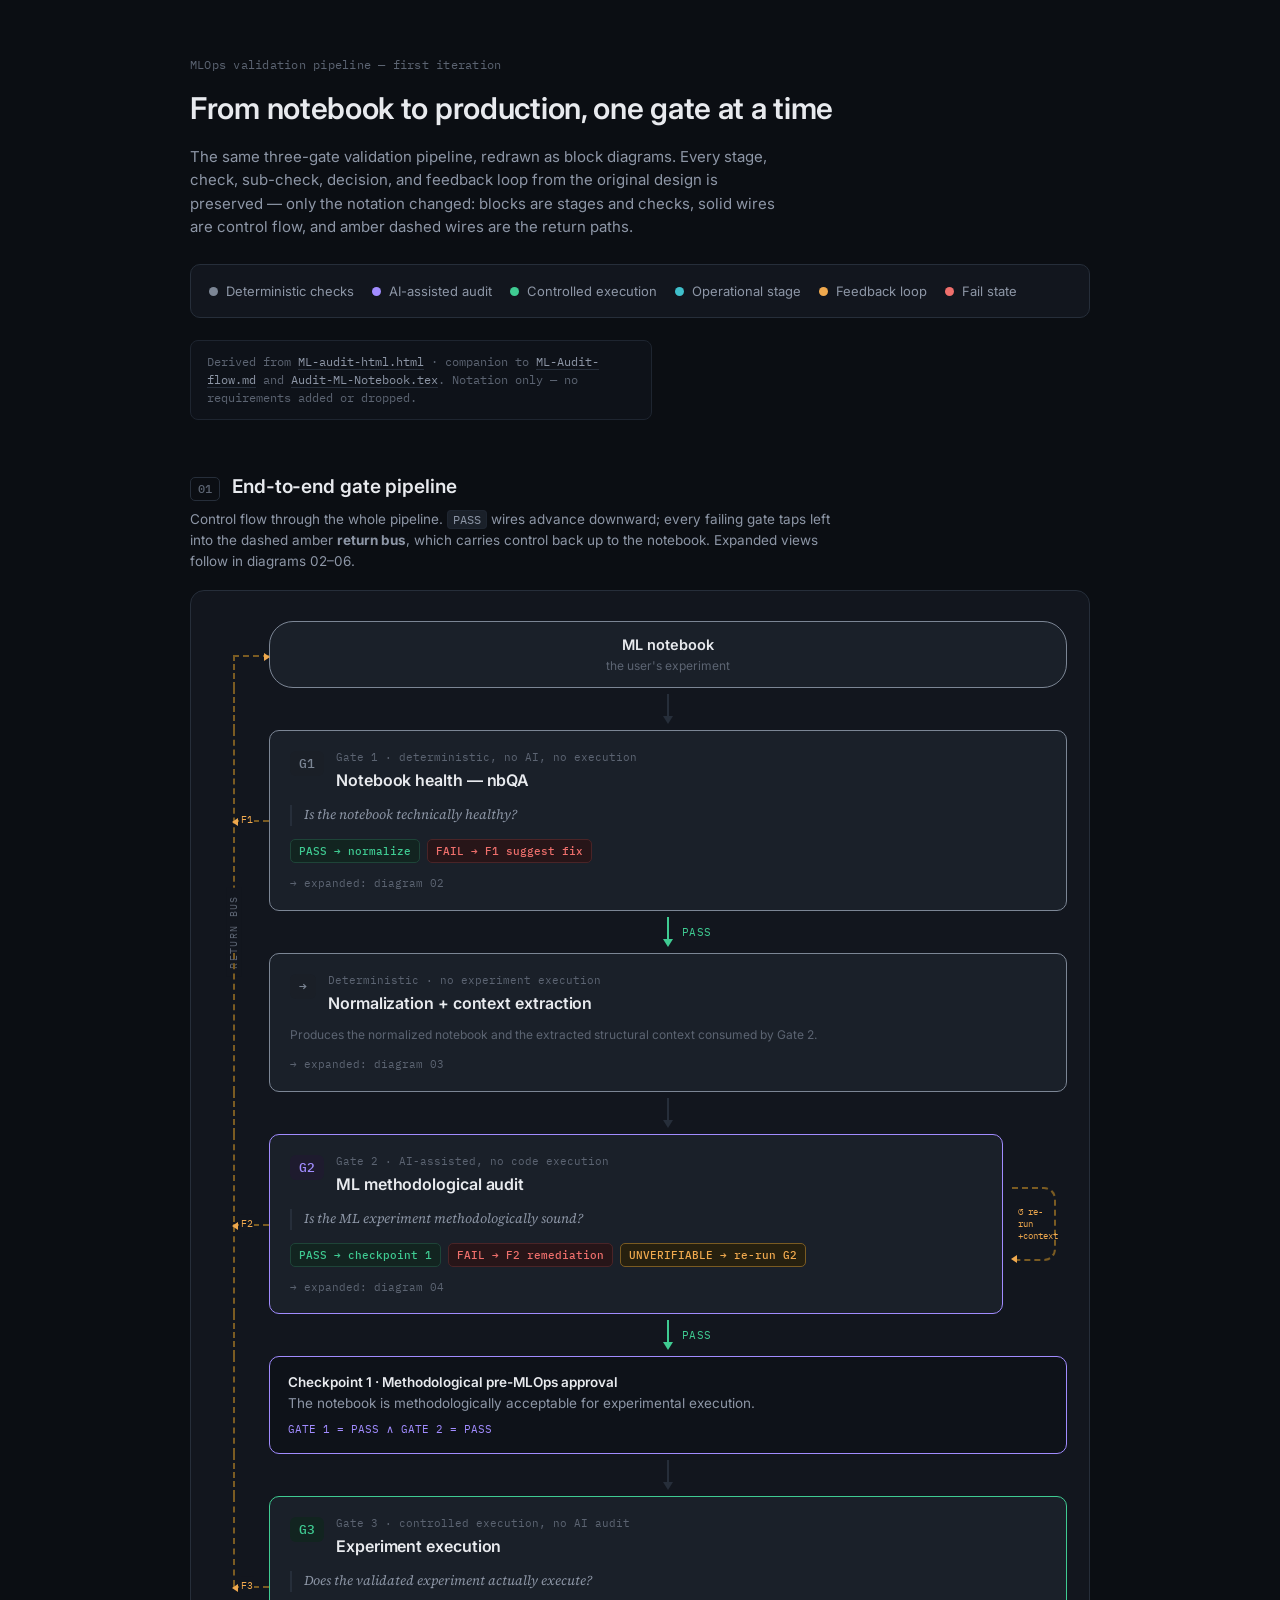
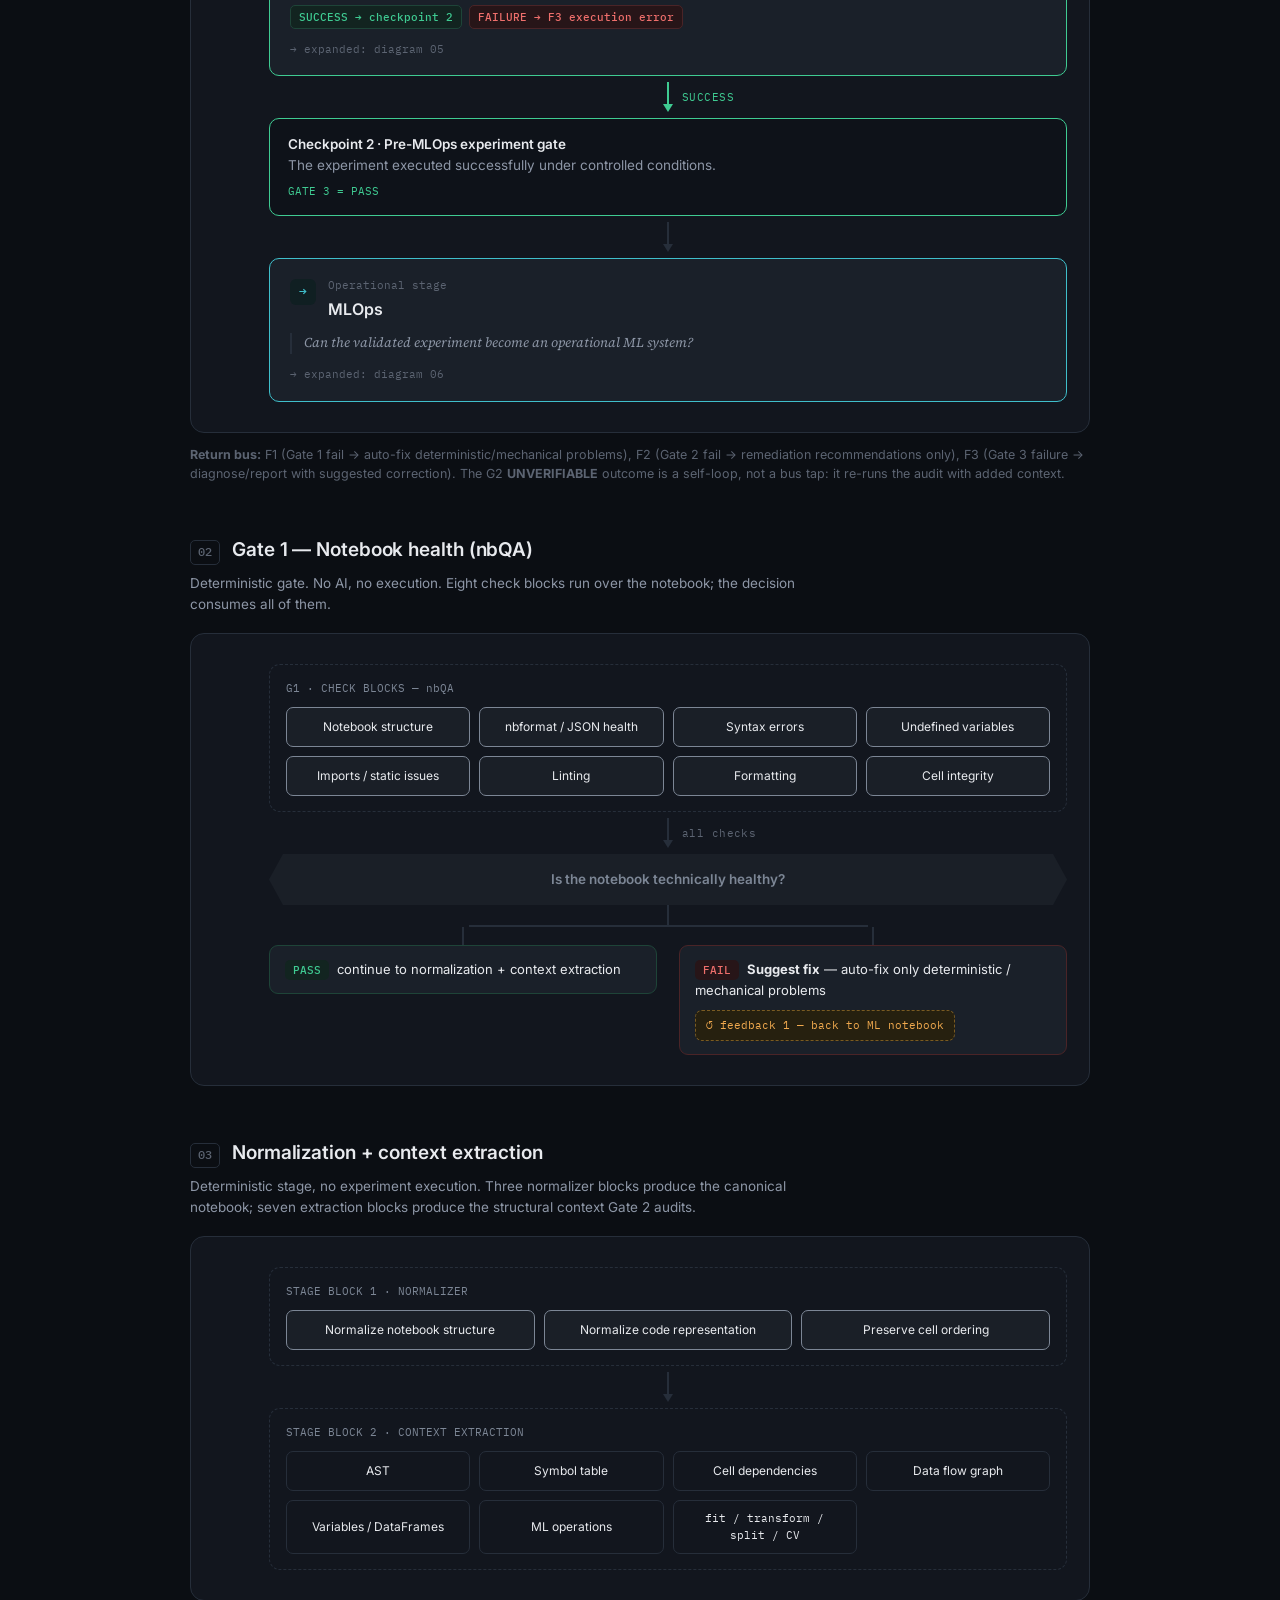
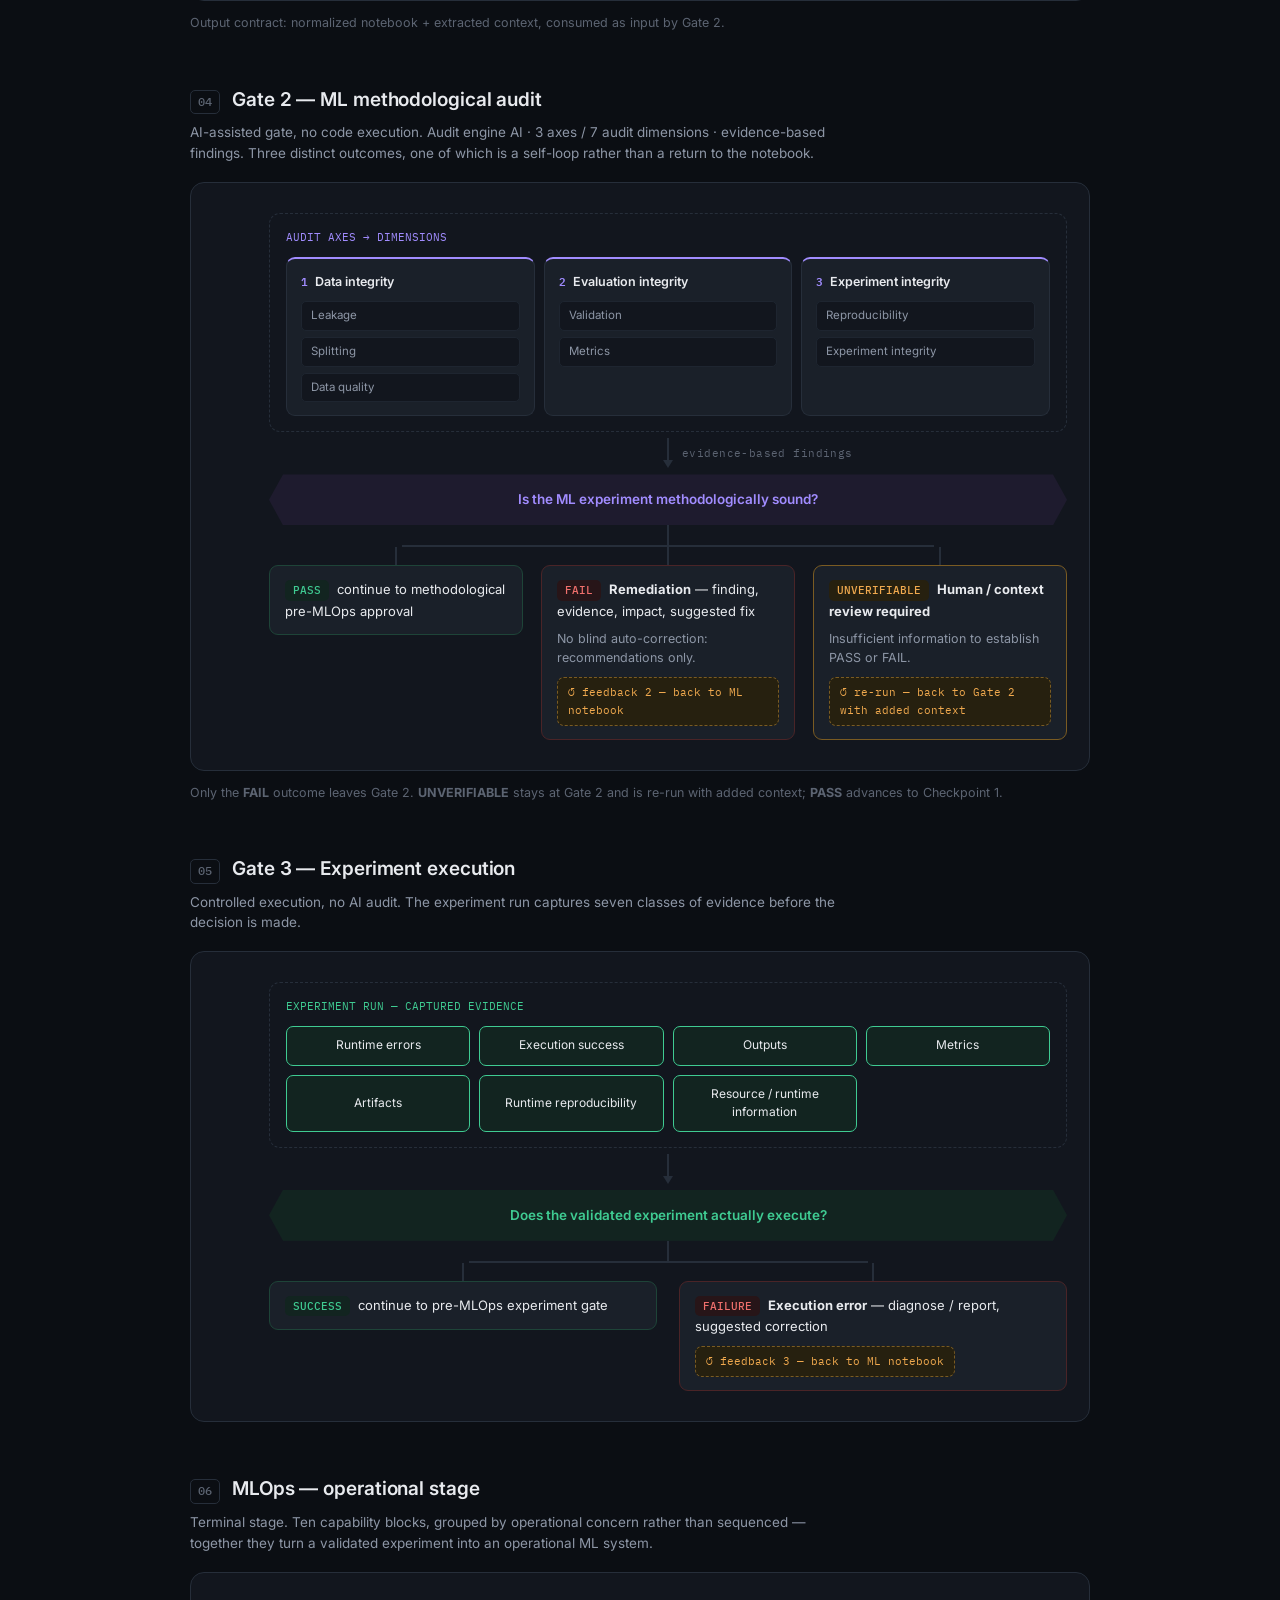
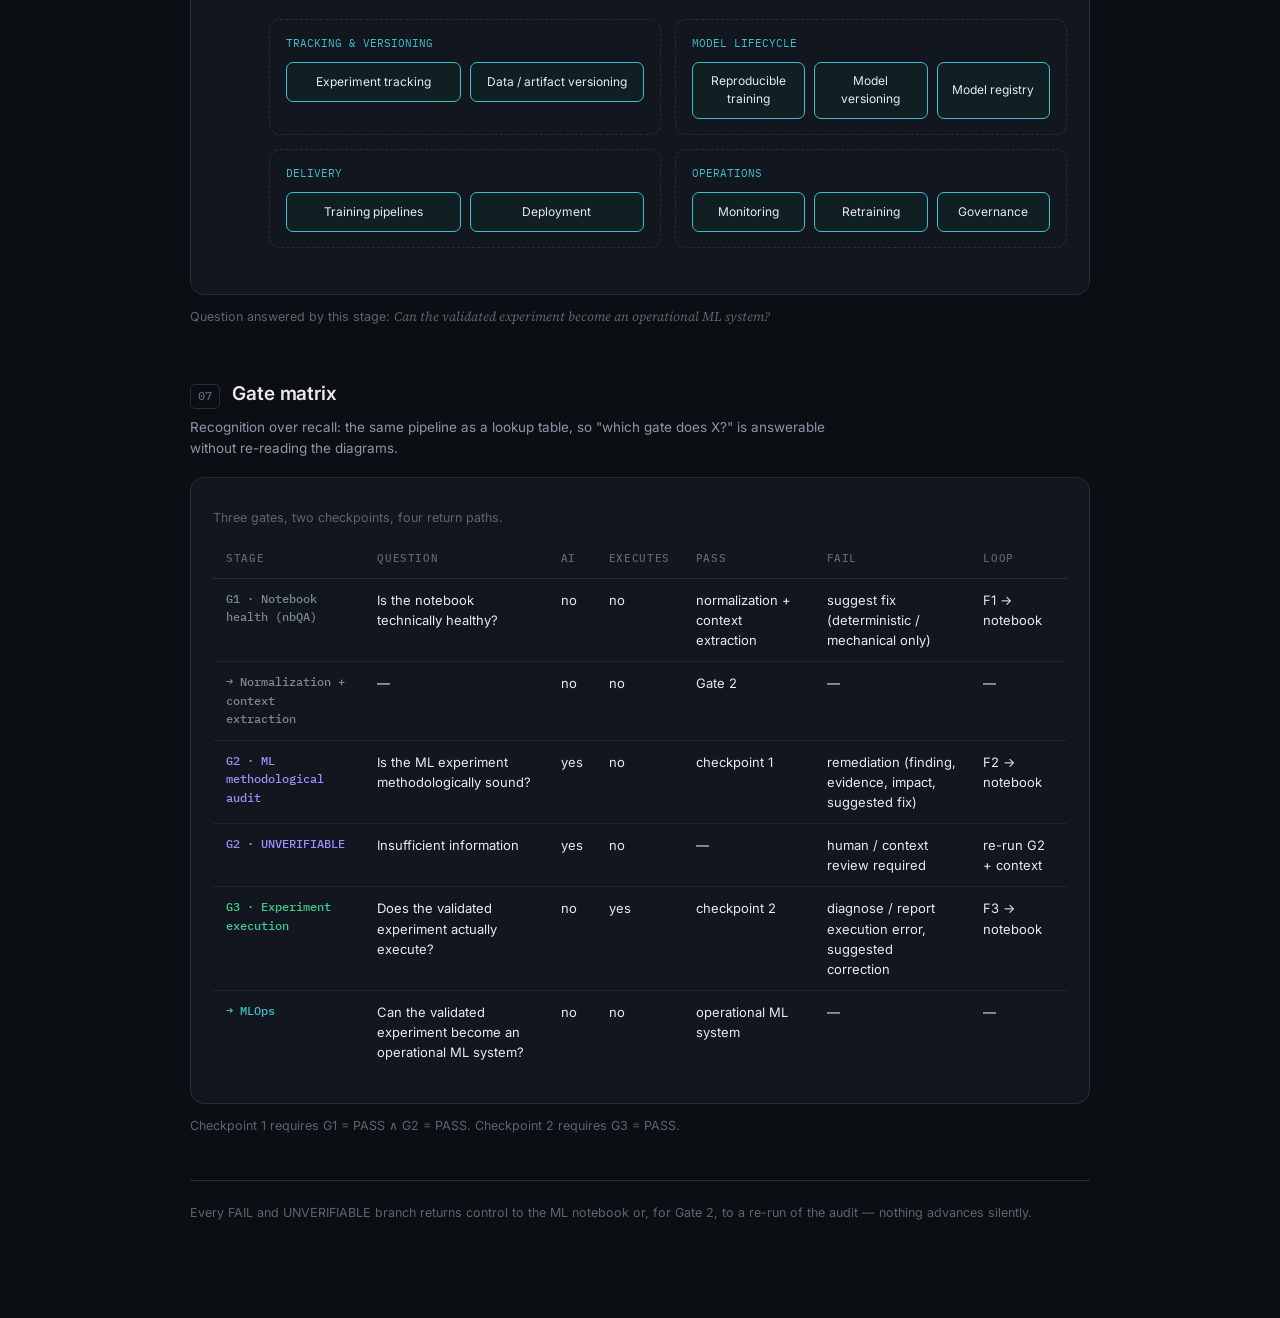
<file: context/audit/ML-audit-block-diagrams.html>
<!DOCTYPE html>
<html lang="en">
<head>
<meta charset="UTF-8">
<title>ML notebook validation pipeline — block diagrams</title>
<meta name="viewport" content="width=device-width, initial-scale=1">
<link rel="preconnect" href="https://fonts.googleapis.com">
<link href="https://fonts.googleapis.com/css2?family=Inter:wght@400;500;600&family=Source+Serif+4:ital@1&family=IBM+Plex+Mono:wght@500&display=swap" rel="stylesheet">
<style>
  :root{
    --bg:#0B0E13;
    --surface:#12161E;
    --surface-2:#1A2029;
    --surface-3:#0E1219;
    --border:#262E3A;
    --border-soft:#1E2530;
    --text:#E8EAEE;
    --text-dim:#8D96A6;
    --text-faint:#5C6472;

    --gray:#7C8695;   --gray-bg:#1A1F27;
    --violet:#A18CFF; --violet-bg:#1E1B2E;
    --green:#3FCB92;  --green-bg:#122420;
    --teal:#3FBFCB;   --teal-bg:#101F22;
    --amber:#F0A94E;  --amber-bg:#26200F;
    --red:#EF6F6C;    --red-bg:#271518;

    --amber-dim:#7A5B22;

    /* block-diagram geometry */
    --gutter:56px;
    --bus-x:20px;
    --wire:2px;
  }
  *{box-sizing:border-box;}
  html,body{margin:0;padding:0;}
  body{
    background:var(--bg);
    color:var(--text);
    font-family:'Inter',system-ui,sans-serif;
    line-height:1.55;
    padding:56px 24px 96px;
  }
  .wrap{max-width:900px;margin:0 auto;}

  /* ---------- header ---------- */
  header{margin-bottom:36px;}
  header .kicker{
    font-family:'IBM Plex Mono',monospace;
    font-size:12px;color:var(--text-faint);
    letter-spacing:0.02em;margin:0 0 10px;
  }
  h1{font-size:30px;font-weight:600;margin:0 0 14px;letter-spacing:-0.01em;}
  header p{color:var(--text-dim);max-width:66ch;font-size:15px;margin:0;}

  .legend{
    display:flex;flex-wrap:wrap;gap:10px 18px;
    margin-top:26px;padding:16px 18px;
    background:var(--surface);border:1px solid var(--border);border-radius:10px;
  }
  .legend-item{display:flex;align-items:center;gap:8px;font-size:13px;color:var(--text-dim);}
  .legend-dot{width:9px;height:9px;border-radius:50%;flex:none;}

  .srcnote{
    margin:22px 0 0;padding:12px 16px;
    background:var(--surface-3);border:1px solid var(--border-soft);border-radius:8px;
    font-family:'IBM Plex Mono',monospace;font-size:11.5px;color:var(--text-faint);
  }
  .srcnote a{color:var(--text-dim);text-decoration:none;border-bottom:1px solid var(--border);}

  /* ---------- diagram section shell ---------- */
  .diagram{margin-top:52px;}
  .d-head{display:flex;align-items:baseline;gap:12px;flex-wrap:wrap;margin-bottom:6px;}
  .d-num{
    font-family:'IBM Plex Mono',monospace;font-size:12px;font-weight:500;
    color:var(--text-faint);border:1px solid var(--border);border-radius:5px;
    padding:2px 7px;flex:none;
  }
  h2{font-size:19px;font-weight:600;margin:0;letter-spacing:-0.005em;}
  .d-sub{color:var(--text-dim);font-size:13.5px;margin:8px 0 18px;max-width:72ch;}
  .d-sub code{
    font-family:'IBM Plex Mono',monospace;font-size:12px;
    background:var(--surface-2);border:1px solid var(--border-soft);
    border-radius:4px;padding:1px 5px;
  }

  .board{
    background:var(--surface);
    border:1px solid var(--border);
    border-radius:14px;
    padding:30px 22px;
    overflow:hidden;
  }
  .d-cap{margin:12px 0 0;font-size:12.5px;color:var(--text-faint);}
  .d-cap em{font-family:'Source Serif 4',serif;font-size:13px;}

  /* ---------- row + bus rails ---------- */
  .row{display:grid;grid-template-columns:var(--gutter) 1fr;}
  .bus{position:relative;}
  .bus .line{
    position:absolute;left:var(--bus-x);width:0;
    border-left:var(--wire) dashed var(--amber-dim);
  }
  /* order matters: later rules win, so tap < tail */
  .bus--head .line{top:50%;bottom:0;}
  .bus--mid  .line{top:0;bottom:0;}
  .bus--tap  .line{top:0;bottom:0;}
  .bus--tail .line{top:0;bottom:50%;}

  /* elbow: bus turns right into the source block */
  .bus--head .elbow{
    position:absolute;left:var(--bus-x);right:0;top:50%;height:0;
    border-top:var(--wire) dashed var(--amber-dim);
  }
  .bus--head .elbow::after{
    content:'';position:absolute;right:-1px;top:-4px;
    border-top:4px solid transparent;border-bottom:4px solid transparent;
    border-left:6px solid var(--amber);
  }
  /* tap: a failing block's port feeds left into the bus */
  .bus--tap .tap{
    position:absolute;left:var(--bus-x);right:0;top:50%;height:0;
    border-top:var(--wire) dashed var(--amber-dim);
  }
  .bus--tap .tap::before{
    content:'';position:absolute;left:-1px;top:-4px;
    border-top:4px solid transparent;border-bottom:4px solid transparent;
    border-right:6px solid var(--amber);
  }
  .bus-tag{
    position:absolute;left:calc(var(--bus-x) + 8px);top:50%;
    transform:translateY(-50%);
    font-family:'IBM Plex Mono',monospace;font-size:9.5px;
    color:var(--amber);letter-spacing:0.04em;
    background:var(--surface);padding:2px 0;
  }
  .bus-spine{
    position:absolute;left:calc(var(--bus-x) + 1px);top:50%;
    transform:translate(-50%,-50%) rotate(180deg);
    writing-mode:vertical-rl;
    font-family:'IBM Plex Mono',monospace;font-size:9.5px;
    letter-spacing:0.14em;color:var(--text-faint);
    background:var(--surface);padding:8px 0;white-space:nowrap;
  }

  .node-cell{display:flex;flex-direction:column;align-items:center;min-width:0;}
  .node-cell > *{width:100%;}
  .node-cell--pad{padding:16px 0;}
  .node-cell--loop{padding-right:64px;}

  /* ---------- connectors ---------- */
  .arrow{display:flex;flex-direction:column;align-items:center;position:relative;padding:6px 0;}
  .arrow .shaft{width:var(--wire);height:22px;background:var(--border);}
  .arrow .head{
    width:0;height:0;
    border-left:5px solid transparent;border-right:5px solid transparent;
    border-top:8px solid var(--border);
  }
  .arrow .flow-label{
    position:absolute;left:calc(50% + 14px);top:50%;transform:translateY(-50%);
    font-family:'IBM Plex Mono',monospace;font-size:10.5px;letter-spacing:0.04em;
    color:var(--text-faint);white-space:nowrap;
  }
  .arrow.is-pass .shaft{background:var(--green);}
  .arrow.is-pass .head{border-top-color:var(--green);}
  .arrow.is-pass .flow-label{color:var(--green);}

  /* ---------- nodes ---------- */
  .node{
    position:relative;
    background:var(--surface-2);
    border:1.5px solid var(--accent,var(--gray));
    border-radius:10px;
    padding:18px 20px;
  }
  .node-head{display:flex;align-items:flex-start;gap:12px;}
  .badge{
    font-family:'IBM Plex Mono',monospace;font-size:12.5px;font-weight:500;
    color:var(--accent,var(--gray));
    background:var(--accent-bg,var(--gray-bg));
    border-radius:6px;padding:3px 9px;flex:none;margin-top:2px;
  }
  .node-head .titles{min-width:0;}
  .kicker-small{
    font-family:'IBM Plex Mono',monospace;font-size:10.5px;
    color:var(--text-faint);margin:0 0 3px;
  }
  h3{font-size:16px;font-weight:600;margin:0;letter-spacing:-0.005em;}
  .node-q{
    font-family:'Source Serif 4',serif;font-style:italic;
    color:var(--text-dim);font-size:13.5px;margin:12px 0 0;
    padding-left:12px;border-left:2px solid var(--border);
  }
  .node-meta{color:var(--text-faint);font-size:12px;margin:10px 0 0;}
  .d-ref{
    font-family:'IBM Plex Mono',monospace;font-size:10.5px;
    color:var(--text-faint);margin:12px 0 0;
  }
  .ports{display:flex;flex-wrap:wrap;gap:7px;margin-top:13px;}
  .port{
    font-family:'IBM Plex Mono',monospace;font-size:10.5px;font-weight:500;
    border-radius:5px;padding:3px 8px;border:1px solid transparent;
  }
  .port.pass{color:var(--green);background:var(--green-bg);border-color:#1E4438;}
  .port.fail{color:var(--red);background:var(--red-bg);border-color:#4A2427;}
  .port.warn{color:var(--amber);background:var(--amber-bg);border-color:var(--amber-dim);}

  /* terminal pill */
  .term{
    display:flex;flex-direction:column;align-items:center;
    background:var(--surface-2);border:1.5px solid var(--gray);
    border-radius:24px;padding:12px 26px;text-align:center;
  }
  .term strong{font-size:14.5px;font-weight:600;}
  .term span{font-size:12px;color:var(--text-faint);}

  /* checkpoint */
  .ckpt{
    background:var(--surface-3);
    border:1.5px solid var(--accent,var(--violet));
    border-radius:10px;
    padding:15px 18px;
    font-size:13.5px;color:var(--text-dim);
  }
  .ckpt strong{color:var(--text);font-weight:600;}
  .ckpt-cond{
    font-family:'IBM Plex Mono',monospace;font-size:11px;
    color:var(--accent,var(--violet));margin-top:7px;
  }

  /* self loop (Gate 2 re-run) */
  .selfloop{
    position:absolute;left:100%;margin-left:10px;top:50%;
    transform:translateY(-50%);
    width:44px;height:74px;
    border:var(--wire) dashed var(--amber-dim);border-left:none;
    border-radius:0 12px 12px 0;
  }
  .selfloop::after{
    content:'';position:absolute;left:-1px;bottom:-4px;
    border-top:4px solid transparent;border-bottom:4px solid transparent;
    border-right:6px solid var(--amber);
  }
  .selfloop span{
    position:absolute;left:6px;top:50%;transform:translateY(-50%);
    font-family:'IBM Plex Mono',monospace;font-size:9px;
    color:var(--amber);line-height:1.35;width:34px;
  }

  /* ---------- fork (decision branching) ---------- */
  .decision{
    display:flex;align-items:center;justify-content:center;text-align:center;
    background:var(--accent-bg,var(--surface-3));
    padding:15px 34px;
    clip-path:polygon(14px 0,calc(100% - 14px) 0,100% 50%,calc(100% - 14px) 100%,14px 100%,0 50%);
  }
  .decision .dq{
    font-size:13.5px;font-weight:600;
    color:var(--accent,var(--text));
  }

  /* offset the fork by the gutter so it shares the node column's geometry */
  .fork{padding-left:var(--gutter);}
  .fork-stub{width:var(--wire);height:20px;margin:0 auto;background:var(--border);}
  .fork-bar{height:var(--wire);background:var(--border);margin:0 25%;}
  .fork-bar--3{margin:0 16.66%;}
  .fork-legs{display:grid;grid-template-columns:1fr 1fr;gap:22px;}
  .fork-legs--3{grid-template-columns:repeat(3,1fr);gap:18px;}
  .leg{display:flex;flex-direction:column;align-items:center;min-width:0;}
  .leg .stub{width:var(--wire);height:18px;background:var(--border);}

  .outcome{
    width:100%;
    border:1.5px solid var(--border-soft);
    border-radius:9px;
    padding:13px 15px;
    font-size:13px;
    background:var(--surface-2);
  }
  .outcome .tag{
    font-family:'IBM Plex Mono',monospace;font-size:10.5px;font-weight:500;
    border-radius:5px;padding:2px 8px;margin-right:8px;
    display:inline-block;
  }
  .outcome.pass{border-color:#1E4438;}
  .outcome.pass .tag{color:var(--green);background:var(--green-bg);}
  .outcome.fail{border-color:#4A2427;}
  .outcome.fail .tag{color:var(--red);background:var(--red-bg);}
  .outcome.warn{border-color:var(--amber-dim);}
  .outcome.warn .tag{color:var(--amber);background:var(--amber-bg);}
  .outcome-detail{color:var(--text-dim);margin-top:8px;font-size:12.5px;}
  .loopback{
    display:inline-flex;align-items:center;gap:7px;margin-top:10px;
    font-family:'IBM Plex Mono',monospace;font-size:11px;
    color:var(--amber);background:var(--amber-bg);
    border:1px dashed var(--amber-dim);border-radius:7px;padding:6px 10px;
  }

  /* ---------- inner block grids (checks / dimensions / capabilities) ---------- */
  .group{
    border:1px dashed var(--border);
    border-radius:11px;
    padding:15px 16px;
  }
  .group-label{
    font-family:'IBM Plex Mono',monospace;font-size:10.5px;
    color:var(--accent,var(--text-faint));
    margin:0 0 11px;
  }
  .blocks{display:grid;gap:9px;}
  .blocks--2{grid-template-columns:repeat(2,1fr);}
  .blocks--3{grid-template-columns:repeat(3,1fr);}
  .blocks--4{grid-template-columns:repeat(4,1fr);}
  .blk{
    background:var(--surface);
    border:1px solid var(--border);
    border-radius:7px;
    padding:9px 11px;
    font-size:12px;
    text-align:center;
    display:flex;align-items:center;justify-content:center;
    min-height:40px;
  }
  .blk.tinted{background:var(--accent-bg,var(--surface));border-color:var(--accent,var(--border));}
  .blk.mono{font-family:'IBM Plex Mono',monospace;font-size:11px;}

  /* axis blocks for gate 2 */
  .axis-block{
    background:var(--surface-2);
    border:1px solid var(--border);
    border-top:2px solid var(--violet);
    border-radius:9px;
    padding:13px 14px;
  }
  .axis-name{font-size:12.5px;font-weight:600;margin:0 0 10px;}
  .axis-name em{
    font-style:normal;font-family:'IBM Plex Mono',monospace;
    font-size:11px;color:var(--violet);margin-right:7px;
  }
  .axis-dims{display:flex;flex-direction:column;gap:6px;}
  .dim{
    font-size:11.5px;color:var(--text-dim);
    background:var(--surface);border:1px solid var(--border-soft);
    border-radius:5px;padding:5px 9px;
  }

  /* capability lane (MLOps) */
  .lane{display:grid;grid-template-columns:repeat(2,1fr);gap:14px;}
  .lane + .lane{margin-top:14px;}

  /* ---------- gate matrix ---------- */
  table{width:100%;border-collapse:collapse;font-size:13px;}
  caption{
    text-align:left;font-size:12.5px;color:var(--text-faint);
    padding-bottom:12px;caption-side:top;
  }
  th,td{
    text-align:left;padding:11px 13px;
    border-bottom:1px solid var(--border-soft);
    vertical-align:top;
  }
  thead th{
    font-family:'IBM Plex Mono',monospace;font-size:10.5px;font-weight:500;
    color:var(--text-faint);text-transform:uppercase;letter-spacing:0.06em;
    border-bottom:1px solid var(--border);
  }
  tbody tr:last-child td{border-bottom:none;}
  td.gate{
    font-family:'IBM Plex Mono',monospace;font-size:12px;font-weight:500;
    color:var(--accent,var(--text));
  }
  td .yn{font-family:'IBM Plex Mono',monospace;font-size:11px;color:var(--text-dim);}

  footer{
    margin-top:44px;padding-top:22px;
    border-top:1px solid var(--border);
    color:var(--text-faint);font-size:12.5px;
  }

  @media (max-width:760px){
    :root{--gutter:34px;--bus-x:12px;}
    body{padding:36px 14px 72px;}
    h1{font-size:24px;}
    .board{padding:22px 13px;}
    .selfloop{display:none;}
    .node-cell--loop{padding-right:0;}
    .blocks--4,.blocks--3{grid-template-columns:repeat(2,1fr);}
    .lane{grid-template-columns:1fr;}
    .fork-legs,.fork-legs--3{grid-template-columns:1fr;gap:0;}
    .fork-bar{display:none;}
    .bus-spine{display:none;}
    .arrow .flow-label{left:calc(50% + 10px);font-size:9.5px;}
    .decision{padding:13px 18px;}
    table{font-size:12px;}
    th,td{padding:9px 8px;}
  }
</style>
</head>
<body>
<div class="wrap">

  <header>
    <p class="kicker">MLOps validation pipeline — first iteration</p>
    <h1>From notebook to production, one gate at a time</h1>
    <p>The same three-gate validation pipeline, redrawn as block diagrams. Every stage, check, sub-check, decision, and feedback loop from the original design is preserved — only the notation changed: blocks are stages and checks, solid wires are control flow, and amber dashed wires are the return paths.</p>

    <div class="legend">
      <div class="legend-item"><span class="legend-dot" style="background:var(--gray)"></span>Deterministic checks</div>
      <div class="legend-item"><span class="legend-dot" style="background:var(--violet)"></span>AI-assisted audit</div>
      <div class="legend-item"><span class="legend-dot" style="background:var(--green)"></span>Controlled execution</div>
      <div class="legend-item"><span class="legend-dot" style="background:var(--teal)"></span>Operational stage</div>
      <div class="legend-item"><span class="legend-dot" style="background:var(--amber)"></span>Feedback loop</div>
      <div class="legend-item"><span class="legend-dot" style="background:var(--red)"></span>Fail state</div>
    </div>

    <p class="srcnote">Derived from <a href="ML-audit-html.html">ML-audit-html.html</a> · companion to <a href="ML-Audit-flow.md">ML-Audit-flow.md</a> and <a href="Audit-ML-Notebook.tex">Audit-ML-Notebook.tex</a>. Notation only — no requirements added or dropped.</p>
  </header>


  <!-- ================= DIAGRAM 01 ================= -->
  <section class="diagram">
    <div class="d-head"><span class="d-num">01</span><h2>End-to-end gate pipeline</h2></div>
    <p class="d-sub">Control flow through the whole pipeline. <code>PASS</code> wires advance downward; every failing gate taps left into the dashed amber <strong>return bus</strong>, which carries control back up to the notebook. Expanded views follow in diagrams 02–06.</p>

    <div class="board">
      <div class="chain">

        <!-- source -->
        <div class="row">
          <div class="bus bus--head"><span class="line"></span><span class="elbow"></span></div>
          <div class="node-cell">
            <div class="term"><strong>ML notebook</strong><span>the user's experiment</span></div>
          </div>
        </div>

        <div class="row">
          <div class="bus bus--mid"><span class="line"></span></div>
          <div class="node-cell"><div class="arrow"><span class="shaft"></span><span class="head"></span></div></div>
        </div>

        <!-- G1 -->
        <div class="row">
          <div class="bus bus--tap"><span class="line"></span><span class="tap"></span><span class="bus-tag">F1</span></div>
          <div class="node-cell">
            <div class="node" style="--accent:var(--gray);--accent-bg:var(--gray-bg)">
              <div class="node-head">
                <span class="badge">G1</span>
                <div class="titles">
                  <p class="kicker-small">Gate 1 · deterministic, no AI, no execution</p>
                  <h3>Notebook health — nbQA</h3>
                </div>
              </div>
              <p class="node-q">Is the notebook technically healthy?</p>
              <div class="ports">
                <span class="port pass">PASS → normalize</span>
                <span class="port fail">FAIL → F1 suggest fix</span>
              </div>
              <p class="d-ref">→ expanded: diagram 02</p>
            </div>
          </div>
        </div>

        <div class="row">
          <div class="bus bus--mid"><span class="line"></span><span class="bus-spine">RETURN BUS</span></div>
          <div class="node-cell"><div class="arrow is-pass"><span class="shaft"></span><span class="head"></span><span class="flow-label">PASS</span></div></div>
        </div>

        <!-- normalization -->
        <div class="row">
          <div class="bus bus--mid"><span class="line"></span></div>
          <div class="node-cell">
            <div class="node" style="--accent:var(--gray);--accent-bg:var(--gray-bg)">
              <div class="node-head">
                <span class="badge">→</span>
                <div class="titles">
                  <p class="kicker-small">Deterministic · no experiment execution</p>
                  <h3>Normalization + context extraction</h3>
                </div>
              </div>
              <p class="node-meta">Produces the normalized notebook and the extracted structural context consumed by Gate 2.</p>
              <p class="d-ref">→ expanded: diagram 03</p>
            </div>
          </div>
        </div>

        <div class="row">
          <div class="bus bus--mid"><span class="line"></span></div>
          <div class="node-cell"><div class="arrow"><span class="shaft"></span><span class="head"></span></div></div>
        </div>

        <!-- G2 -->
        <div class="row">
          <div class="bus bus--tap"><span class="line"></span><span class="tap"></span><span class="bus-tag">F2</span></div>
          <div class="node-cell node-cell--loop">
            <div class="node" style="--accent:var(--violet);--accent-bg:var(--violet-bg)">
              <div class="node-head">
                <span class="badge">G2</span>
                <div class="titles">
                  <p class="kicker-small">Gate 2 · AI-assisted, no code execution</p>
                  <h3>ML methodological audit</h3>
                </div>
              </div>
              <p class="node-q">Is the ML experiment methodologically sound?</p>
              <div class="ports">
                <span class="port pass">PASS → checkpoint 1</span>
                <span class="port fail">FAIL → F2 remediation</span>
                <span class="port warn">UNVERIFIABLE → re-run G2</span>
              </div>
              <p class="d-ref">→ expanded: diagram 04</p>
              <div class="selfloop"><span>↺ re-run<br>+context</span></div>
            </div>
          </div>
        </div>

        <div class="row">
          <div class="bus bus--mid"><span class="line"></span></div>
          <div class="node-cell"><div class="arrow is-pass"><span class="shaft"></span><span class="head"></span><span class="flow-label">PASS</span></div></div>
        </div>

        <!-- checkpoint 1 -->
        <div class="row">
          <div class="bus bus--mid"><span class="line"></span></div>
          <div class="node-cell">
            <div class="ckpt" style="--accent:var(--violet)">
              <strong>Checkpoint 1 · Methodological pre-MLOps approval</strong>
              <div>The notebook is methodologically acceptable for experimental execution.</div>
              <div class="ckpt-cond">GATE 1 = PASS ∧ GATE 2 = PASS</div>
            </div>
          </div>
        </div>

        <div class="row">
          <div class="bus bus--mid"><span class="line"></span></div>
          <div class="node-cell"><div class="arrow"><span class="shaft"></span><span class="head"></span></div></div>
        </div>

        <!-- G3 -->
        <div class="row">
          <div class="bus bus--tail bus--tap"><span class="line"></span><span class="tap"></span><span class="bus-tag">F3</span></div>
          <div class="node-cell">
            <div class="node" style="--accent:var(--green);--accent-bg:var(--green-bg)">
              <div class="node-head">
                <span class="badge">G3</span>
                <div class="titles">
                  <p class="kicker-small">Gate 3 · controlled execution, no AI audit</p>
                  <h3>Experiment execution</h3>
                </div>
              </div>
              <p class="node-q">Does the validated experiment actually execute?</p>
              <div class="ports">
                <span class="port pass">SUCCESS → checkpoint 2</span>
                <span class="port fail">FAILURE → F3 execution error</span>
              </div>
              <p class="d-ref">→ expanded: diagram 05</p>
            </div>
          </div>
        </div>

        <div class="row">
          <div class="bus"></div>
          <div class="node-cell"><div class="arrow is-pass"><span class="shaft"></span><span class="head"></span><span class="flow-label">SUCCESS</span></div></div>
        </div>

        <!-- checkpoint 2 -->
        <div class="row">
          <div class="bus"></div>
          <div class="node-cell">
            <div class="ckpt" style="--accent:var(--green)">
              <strong>Checkpoint 2 · Pre-MLOps experiment gate</strong>
              <div>The experiment executed successfully under controlled conditions.</div>
              <div class="ckpt-cond">GATE 3 = PASS</div>
            </div>
          </div>
        </div>

        <div class="row">
          <div class="bus"></div>
          <div class="node-cell"><div class="arrow"><span class="shaft"></span><span class="head"></span></div></div>
        </div>

        <!-- MLOps -->
        <div class="row">
          <div class="bus"></div>
          <div class="node-cell">
            <div class="node" style="--accent:var(--teal);--accent-bg:var(--teal-bg)">
              <div class="node-head">
                <span class="badge">→</span>
                <div class="titles">
                  <p class="kicker-small">Operational stage</p>
                  <h3>MLOps</h3>
                </div>
              </div>
              <p class="node-q">Can the validated experiment become an operational ML system?</p>
              <p class="d-ref">→ expanded: diagram 06</p>
            </div>
          </div>
        </div>

      </div>
    </div>
    <p class="d-cap"><strong>Return bus:</strong> F1 (Gate 1 fail → auto-fix deterministic/mechanical problems), F2 (Gate 2 fail → remediation recommendations only), F3 (Gate 3 failure → diagnose/report with suggested correction). The G2 <strong>UNVERIFIABLE</strong> outcome is a self-loop, not a bus tap: it re-runs the audit with added context.</p>
  </section>


  <!-- ================= DIAGRAM 02 ================= -->
  <section class="diagram">
    <div class="d-head"><span class="d-num">02</span><h2>Gate 1 — Notebook health (nbQA)</h2></div>
    <p class="d-sub">Deterministic gate. No AI, no execution. Eight check blocks run over the notebook; the decision consumes all of them.</p>

    <div class="board">
      <div class="chain">
        <div class="row">
          <div class="bus"></div>
          <div class="node-cell">
            <div class="group" style="--accent:var(--gray)">
              <p class="group-label">G1 · CHECK BLOCKS — nbQA</p>
              <div class="blocks blocks--4">
                <div class="blk tinted" style="--accent:var(--gray);--accent-bg:var(--gray-bg)">Notebook structure</div>
                <div class="blk tinted" style="--accent:var(--gray);--accent-bg:var(--gray-bg)">nbformat / JSON health</div>
                <div class="blk tinted" style="--accent:var(--gray);--accent-bg:var(--gray-bg)">Syntax errors</div>
                <div class="blk tinted" style="--accent:var(--gray);--accent-bg:var(--gray-bg)">Undefined variables</div>
                <div class="blk tinted" style="--accent:var(--gray);--accent-bg:var(--gray-bg)">Imports / static issues</div>
                <div class="blk tinted" style="--accent:var(--gray);--accent-bg:var(--gray-bg)">Linting</div>
                <div class="blk tinted" style="--accent:var(--gray);--accent-bg:var(--gray-bg)">Formatting</div>
                <div class="blk tinted" style="--accent:var(--gray);--accent-bg:var(--gray-bg)">Cell integrity</div>
              </div>
            </div>
          </div>
        </div>

        <div class="row">
          <div class="bus"></div>
          <div class="node-cell"><div class="arrow"><span class="shaft"></span><span class="head"></span><span class="flow-label">all checks</span></div></div>
        </div>

        <div class="row">
          <div class="bus"></div>
          <div class="node-cell">
            <div class="decision" style="--accent:var(--gray);--accent-bg:var(--gray-bg)">
              <span class="dq">Is the notebook technically healthy?</span>
            </div>
          </div>
        </div>

        <div class="fork">
          <div class="fork-stub"></div>
          <div class="fork-bar"></div>
          <div class="fork-legs">
            <div class="leg">
              <div class="stub"></div>
              <div class="outcome pass">
                <span class="tag">PASS</span>continue to normalization + context extraction
              </div>
            </div>
            <div class="leg">
              <div class="stub"></div>
              <div class="outcome fail">
                <span class="tag">FAIL</span><strong>Suggest fix</strong> — auto-fix only deterministic / mechanical problems
                <div class="loopback">↺ feedback 1 — back to ML notebook</div>
              </div>
            </div>
          </div>
        </div>
      </div>
    </div>
  </section>


  <!-- ================= DIAGRAM 03 ================= -->
  <section class="diagram">
    <div class="d-head"><span class="d-num">03</span><h2>Normalization + context extraction</h2></div>
    <p class="d-sub">Deterministic stage, no experiment execution. Three normalizer blocks produce the canonical notebook; seven extraction blocks produce the structural context Gate 2 audits.</p>

    <div class="board">
      <div class="chain">
        <div class="row">
          <div class="bus"></div>
          <div class="node-cell">
            <div class="group" style="--accent:var(--gray)">
              <p class="group-label">STAGE BLOCK 1 · NORMALIZER</p>
              <div class="blocks blocks--3">
                <div class="blk tinted" style="--accent:var(--gray);--accent-bg:var(--gray-bg)">Normalize notebook structure</div>
                <div class="blk tinted" style="--accent:var(--gray);--accent-bg:var(--gray-bg)">Normalize code representation</div>
                <div class="blk tinted" style="--accent:var(--gray);--accent-bg:var(--gray-bg)">Preserve cell ordering</div>
              </div>
            </div>
          </div>
        </div>

        <div class="row">
          <div class="bus"></div>
          <div class="node-cell"><div class="arrow"><span class="shaft"></span><span class="head"></span></div></div>
        </div>

        <div class="row">
          <div class="bus"></div>
          <div class="node-cell">
            <div class="group" style="--accent:var(--gray)">
              <p class="group-label">STAGE BLOCK 2 · CONTEXT EXTRACTION</p>
              <div class="blocks blocks--4">
                <div class="blk">AST</div>
                <div class="blk">Symbol table</div>
                <div class="blk">Cell dependencies</div>
                <div class="blk">Data flow graph</div>
                <div class="blk">Variables / DataFrames</div>
                <div class="blk">ML operations</div>
                <div class="blk mono">fit / transform / split / CV</div>
              </div>
            </div>
          </div>
        </div>
      </div>
    </div>
    <p class="d-cap">Output contract: normalized notebook + extracted context, consumed as input by Gate 2.</p>
  </section>


  <!-- ================= DIAGRAM 04 ================= -->
  <section class="diagram">
    <div class="d-head"><span class="d-num">04</span><h2>Gate 2 — ML methodological audit</h2></div>
    <p class="d-sub">AI-assisted gate, no code execution. Audit engine AI · 3 axes / 7 audit dimensions · evidence-based findings. Three distinct outcomes, one of which is a self-loop rather than a return to the notebook.</p>

    <div class="board">
      <div class="chain">
        <div class="row">
          <div class="bus"></div>
          <div class="node-cell">
            <div class="group" style="--accent:var(--violet)">
              <p class="group-label">AUDIT AXES → DIMENSIONS</p>
              <div class="blocks blocks--3" style="align-items:stretch">
                <div class="axis-block">
                  <p class="axis-name"><em>1</em>Data integrity</p>
                  <div class="axis-dims">
                    <div class="dim">Leakage</div>
                    <div class="dim">Splitting</div>
                    <div class="dim">Data quality</div>
                  </div>
                </div>
                <div class="axis-block">
                  <p class="axis-name"><em>2</em>Evaluation integrity</p>
                  <div class="axis-dims">
                    <div class="dim">Validation</div>
                    <div class="dim">Metrics</div>
                  </div>
                </div>
                <div class="axis-block">
                  <p class="axis-name"><em>3</em>Experiment integrity</p>
                  <div class="axis-dims">
                    <div class="dim">Reproducibility</div>
                    <div class="dim">Experiment integrity</div>
                  </div>
                </div>
              </div>
            </div>
          </div>
        </div>

        <div class="row">
          <div class="bus"></div>
          <div class="node-cell"><div class="arrow"><span class="shaft"></span><span class="head"></span><span class="flow-label">evidence-based findings</span></div></div>
        </div>

        <div class="row">
          <div class="bus"></div>
          <div class="node-cell">
            <div class="decision" style="--accent:var(--violet);--accent-bg:var(--violet-bg)">
              <span class="dq">Is the ML experiment methodologically sound?</span>
            </div>
          </div>
        </div>

        <div class="fork">
          <div class="fork-stub"></div>
          <div class="fork-bar fork-bar--3"></div>
          <div class="fork-legs fork-legs--3">
            <div class="leg">
              <div class="stub"></div>
              <div class="outcome pass">
                <span class="tag">PASS</span>continue to methodological pre-MLOps approval
              </div>
            </div>
            <div class="leg">
              <div class="stub"></div>
              <div class="outcome fail">
                <span class="tag">FAIL</span><strong>Remediation</strong> — finding, evidence, impact, suggested fix
                <div class="outcome-detail">No blind auto-correction: recommendations only.</div>
                <div class="loopback">↺ feedback 2 — back to ML notebook</div>
              </div>
            </div>
            <div class="leg">
              <div class="stub"></div>
              <div class="outcome warn">
                <span class="tag">UNVERIFIABLE</span><strong>Human / context review required</strong>
                <div class="outcome-detail">Insufficient information to establish PASS or FAIL.</div>
                <div class="loopback">↺ re-run — back to Gate 2 with added context</div>
              </div>
            </div>
          </div>
        </div>
      </div>
    </div>
    <p class="d-cap">Only the <strong>FAIL</strong> outcome leaves Gate 2. <strong>UNVERIFIABLE</strong> stays at Gate 2 and is re-run with added context; <strong>PASS</strong> advances to Checkpoint 1.</p>
  </section>


  <!-- ================= DIAGRAM 05 ================= -->
  <section class="diagram">
    <div class="d-head"><span class="d-num">05</span><h2>Gate 3 — Experiment execution</h2></div>
    <p class="d-sub">Controlled execution, no AI audit. The experiment run captures seven classes of evidence before the decision is made.</p>

    <div class="board">
      <div class="chain">
        <div class="row">
          <div class="bus"></div>
          <div class="node-cell">
            <div class="group" style="--accent:var(--green)">
              <p class="group-label">EXPERIMENT RUN — CAPTURED EVIDENCE</p>
              <div class="blocks blocks--4">
                <div class="blk tinted" style="--accent:var(--green);--accent-bg:var(--green-bg)">Runtime errors</div>
                <div class="blk tinted" style="--accent:var(--green);--accent-bg:var(--green-bg)">Execution success</div>
                <div class="blk tinted" style="--accent:var(--green);--accent-bg:var(--green-bg)">Outputs</div>
                <div class="blk tinted" style="--accent:var(--green);--accent-bg:var(--green-bg)">Metrics</div>
                <div class="blk tinted" style="--accent:var(--green);--accent-bg:var(--green-bg)">Artifacts</div>
                <div class="blk tinted" style="--accent:var(--green);--accent-bg:var(--green-bg)">Runtime reproducibility</div>
                <div class="blk tinted" style="--accent:var(--green);--accent-bg:var(--green-bg)">Resource / runtime information</div>
              </div>
            </div>
          </div>
        </div>

        <div class="row">
          <div class="bus"></div>
          <div class="node-cell"><div class="arrow"><span class="shaft"></span><span class="head"></span></div></div>
        </div>

        <div class="row">
          <div class="bus"></div>
          <div class="node-cell">
            <div class="decision" style="--accent:var(--green);--accent-bg:var(--green-bg)">
              <span class="dq">Does the validated experiment actually execute?</span>
            </div>
          </div>
        </div>

        <div class="fork">
          <div class="fork-stub"></div>
          <div class="fork-bar"></div>
          <div class="fork-legs">
            <div class="leg">
              <div class="stub"></div>
              <div class="outcome pass">
                <span class="tag">SUCCESS</span>continue to pre-MLOps experiment gate
              </div>
            </div>
            <div class="leg">
              <div class="stub"></div>
              <div class="outcome fail">
                <span class="tag">FAILURE</span><strong>Execution error</strong> — diagnose / report, suggested correction
                <div class="loopback">↺ feedback 3 — back to ML notebook</div>
              </div>
            </div>
          </div>
        </div>
      </div>
    </div>
  </section>


  <!-- ================= DIAGRAM 06 ================= -->
  <section class="diagram">
    <div class="d-head"><span class="d-num">06</span><h2>MLOps — operational stage</h2></div>
    <p class="d-sub">Terminal stage. Ten capability blocks, grouped by operational concern rather than sequenced — together they turn a validated experiment into an operational ML system.</p>

    <div class="board">
      <div class="chain">
        <div class="row">
          <div class="bus"></div>
          <div class="node-cell node-cell--pad">
            <div class="lane">
              <div class="group" style="--accent:var(--teal)">
                <p class="group-label">TRACKING &amp; VERSIONING</p>
                <div class="blocks blocks--2">
                  <div class="blk tinted" style="--accent:var(--teal);--accent-bg:var(--teal-bg)">Experiment tracking</div>
                  <div class="blk tinted" style="--accent:var(--teal);--accent-bg:var(--teal-bg)">Data / artifact versioning</div>
                </div>
              </div>
              <div class="group" style="--accent:var(--teal)">
                <p class="group-label">MODEL LIFECYCLE</p>
                <div class="blocks blocks--3">
                  <div class="blk tinted" style="--accent:var(--teal);--accent-bg:var(--teal-bg)">Reproducible training</div>
                  <div class="blk tinted" style="--accent:var(--teal);--accent-bg:var(--teal-bg)">Model versioning</div>
                  <div class="blk tinted" style="--accent:var(--teal);--accent-bg:var(--teal-bg)">Model registry</div>
                </div>
              </div>
            </div>
            <div class="lane">
              <div class="group" style="--accent:var(--teal)">
                <p class="group-label">DELIVERY</p>
                <div class="blocks blocks--2">
                  <div class="blk tinted" style="--accent:var(--teal);--accent-bg:var(--teal-bg)">Training pipelines</div>
                  <div class="blk tinted" style="--accent:var(--teal);--accent-bg:var(--teal-bg)">Deployment</div>
                </div>
              </div>
              <div class="group" style="--accent:var(--teal)">
                <p class="group-label">OPERATIONS</p>
                <div class="blocks blocks--3">
                  <div class="blk tinted" style="--accent:var(--teal);--accent-bg:var(--teal-bg)">Monitoring</div>
                  <div class="blk tinted" style="--accent:var(--teal);--accent-bg:var(--teal-bg)">Retraining</div>
                  <div class="blk tinted" style="--accent:var(--teal);--accent-bg:var(--teal-bg)">Governance</div>
                </div>
              </div>
            </div>
          </div>
        </div>
      </div>
    </div>
    <p class="d-cap">Question answered by this stage: <em>Can the validated experiment become an operational ML system?</em></p>
  </section>


  <!-- ================= GATE MATRIX ================= -->
  <section class="diagram">
    <div class="d-head"><span class="d-num">07</span><h2>Gate matrix</h2></div>
    <p class="d-sub">Recognition over recall: the same pipeline as a lookup table, so "which gate does X?" is answerable without re-reading the diagrams.</p>

    <div class="board">
      <table>
        <caption>Three gates, two checkpoints, four return paths.</caption>
        <thead>
          <tr>
            <th>Stage</th>
            <th>Question</th>
            <th>AI</th>
            <th>Executes</th>
            <th>Pass</th>
            <th>Fail</th>
            <th>Loop</th>
          </tr>
        </thead>
        <tbody>
          <tr style="--accent:var(--gray)">
            <td class="gate">G1 · Notebook health (nbQA)</td>
            <td>Is the notebook technically healthy?</td>
            <td class="yn">no</td>
            <td class="yn">no</td>
            <td>normalization + context extraction</td>
            <td>suggest fix (deterministic / mechanical only)</td>
            <td>F1 → notebook</td>
          </tr>
          <tr style="--accent:var(--gray)">
            <td class="gate">→ Normalization + context extraction</td>
            <td>—</td>
            <td class="yn">no</td>
            <td class="yn">no</td>
            <td>Gate 2</td>
            <td>—</td>
            <td>—</td>
          </tr>
          <tr style="--accent:var(--violet)">
            <td class="gate">G2 · ML methodological audit</td>
            <td>Is the ML experiment methodologically sound?</td>
            <td class="yn">yes</td>
            <td class="yn">no</td>
            <td>checkpoint 1</td>
            <td>remediation (finding, evidence, impact, suggested fix)</td>
            <td>F2 → notebook</td>
          </tr>
          <tr style="--accent:var(--violet)">
            <td class="gate">G2 · UNVERIFIABLE</td>
            <td>Insufficient information</td>
            <td class="yn">yes</td>
            <td class="yn">no</td>
            <td>—</td>
            <td>human / context review required</td>
            <td>re-run G2 + context</td>
          </tr>
          <tr style="--accent:var(--green)">
            <td class="gate">G3 · Experiment execution</td>
            <td>Does the validated experiment actually execute?</td>
            <td class="yn">no</td>
            <td class="yn">yes</td>
            <td>checkpoint 2</td>
            <td>diagnose / report execution error, suggested correction</td>
            <td>F3 → notebook</td>
          </tr>
          <tr style="--accent:var(--teal)">
            <td class="gate">→ MLOps</td>
            <td>Can the validated experiment become an operational ML system?</td>
            <td class="yn">no</td>
            <td class="yn">no</td>
            <td>operational ML system</td>
            <td>—</td>
            <td>—</td>
          </tr>
        </tbody>
      </table>
    </div>
    <p class="d-cap">Checkpoint 1 requires G1 = PASS ∧ G2 = PASS. Checkpoint 2 requires G3 = PASS.</p>
  </section>

  <footer>Every FAIL and UNVERIFIABLE branch returns control to the ML notebook or, for Gate 2, to a re-run of the audit — nothing advances silently.</footer>

</div>
</body>
</html>
</file>
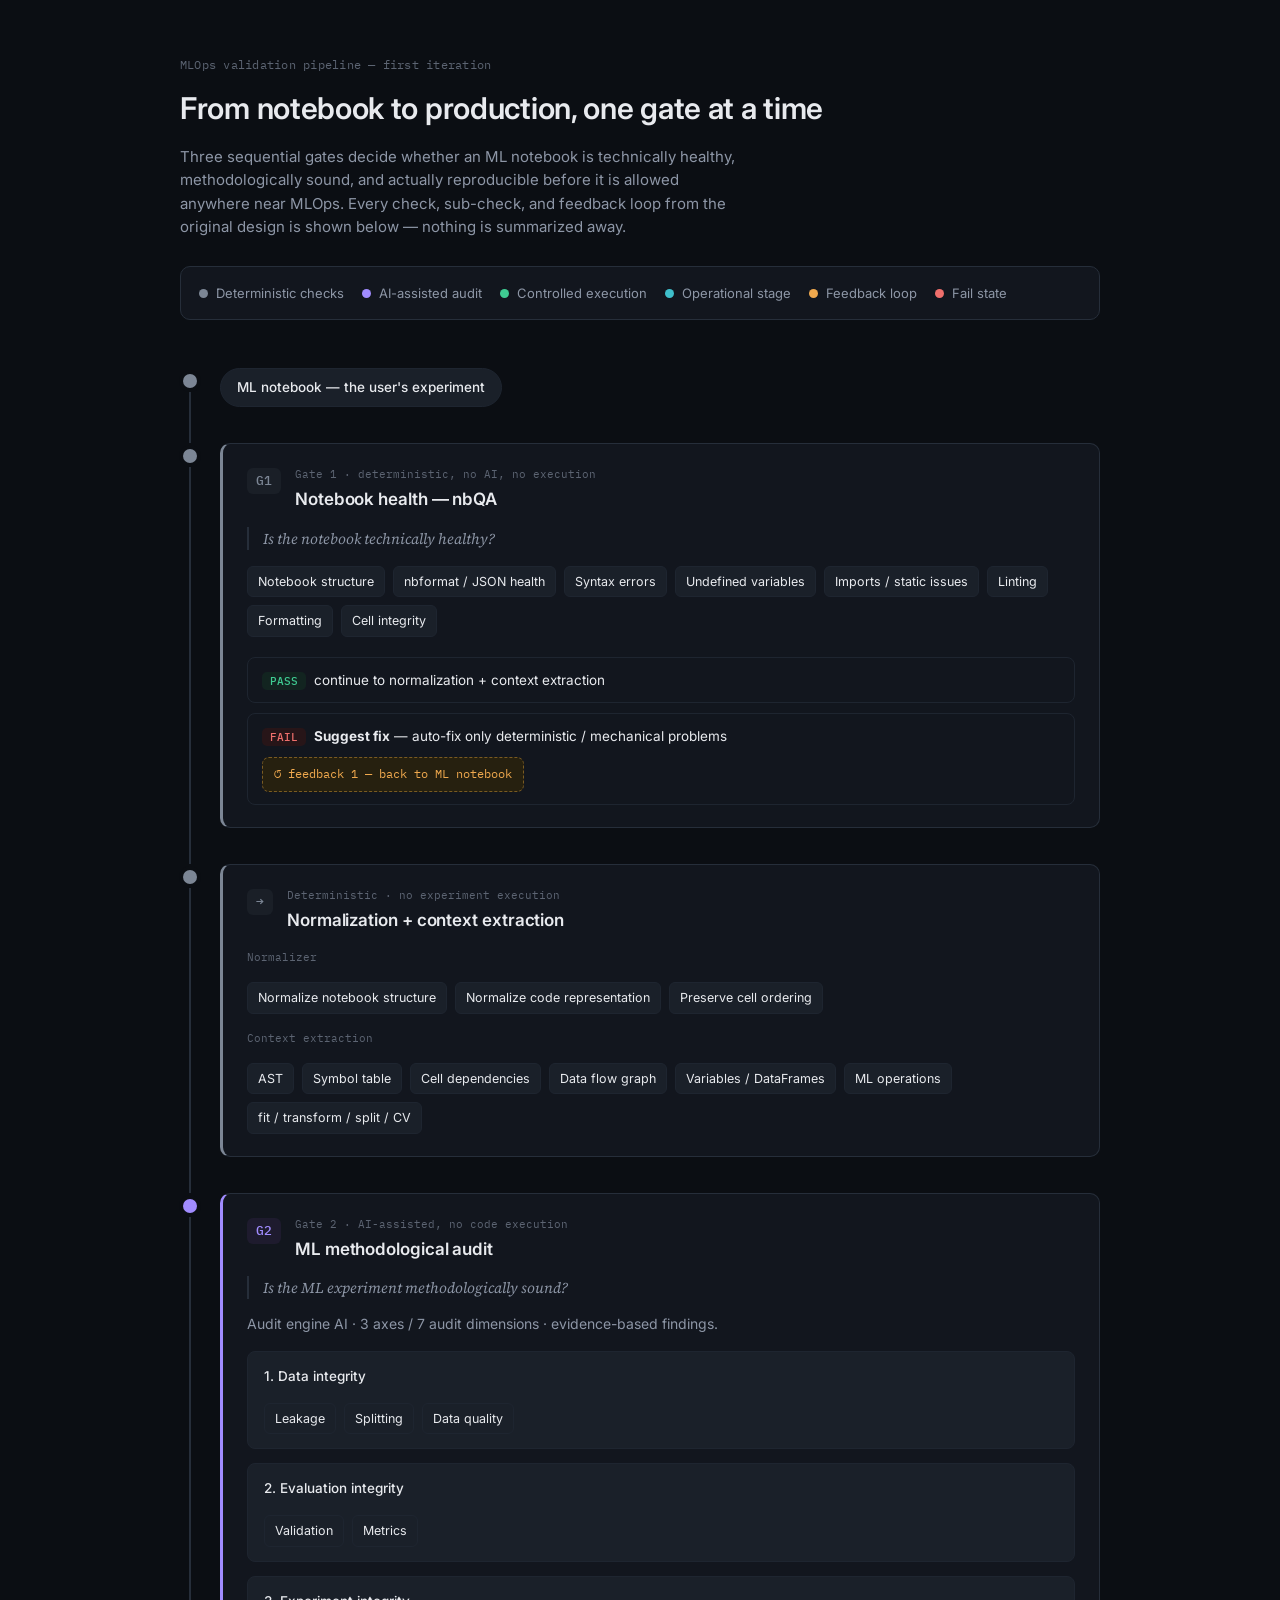
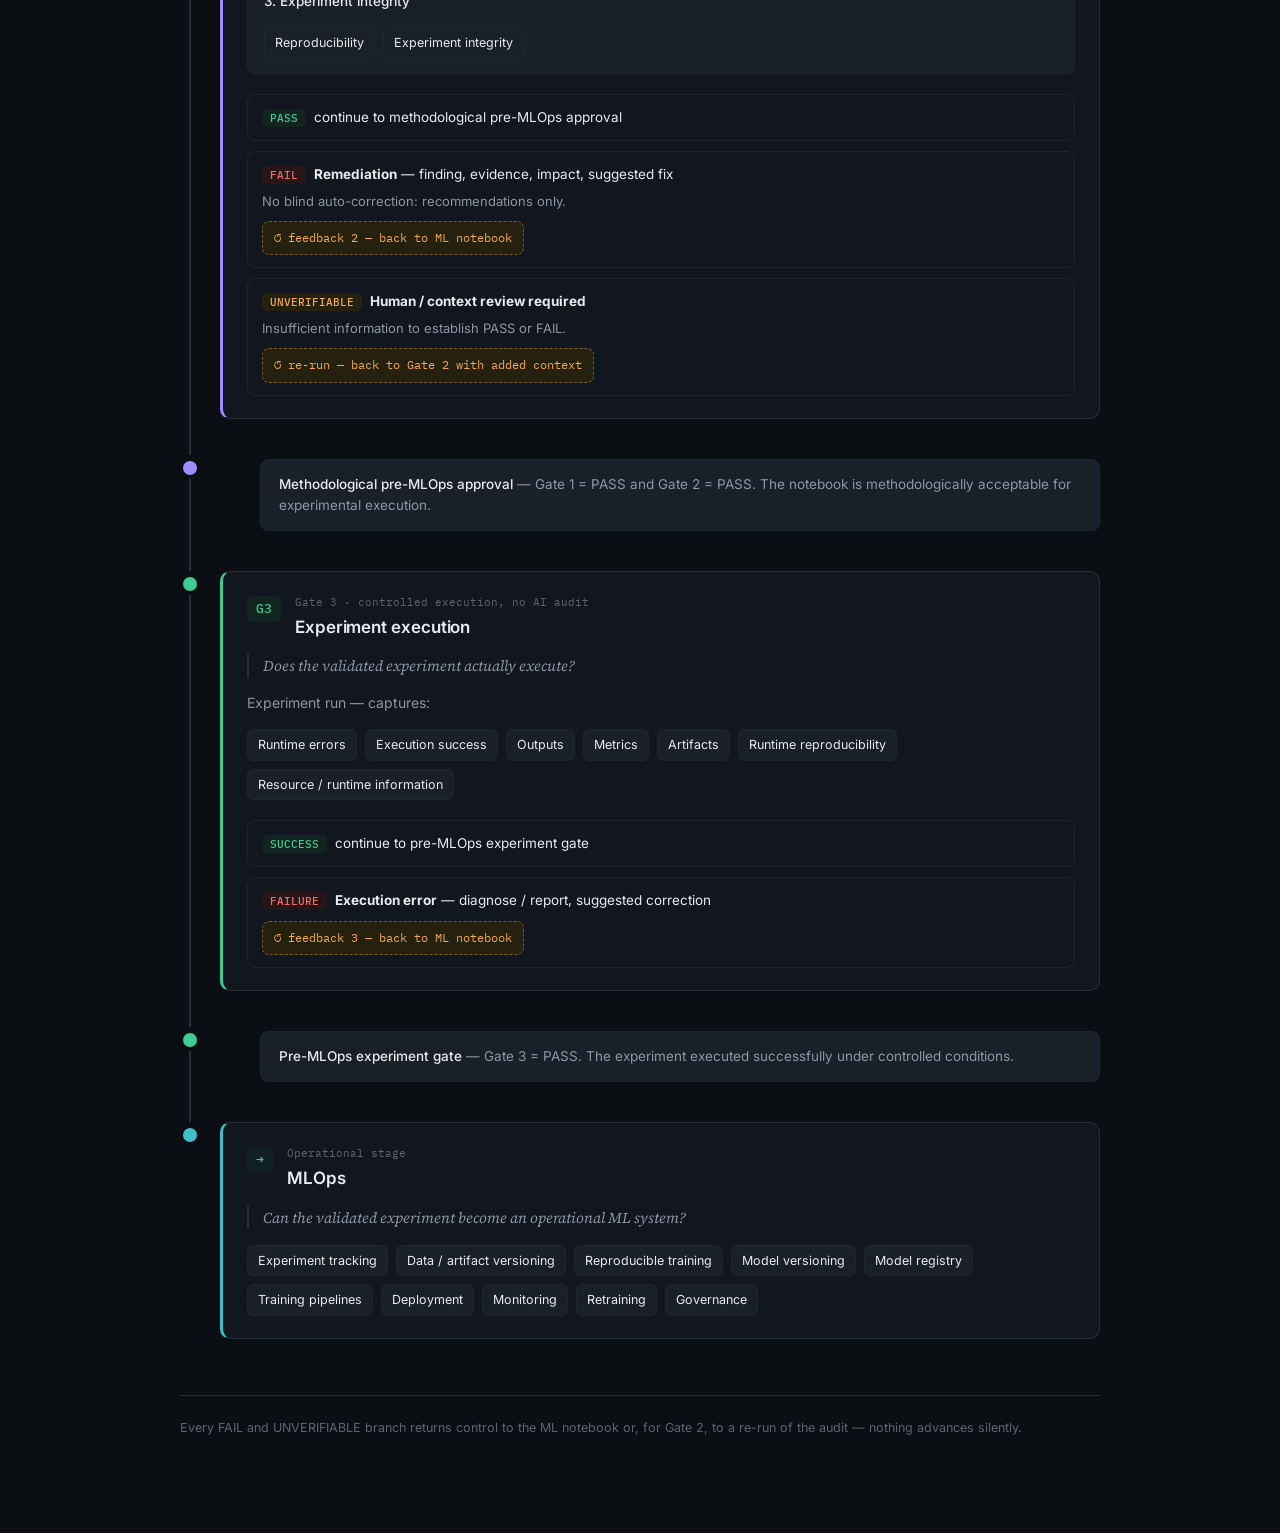
<file: context/audit/ML-audit-html.html>
<!DOCTYPE html>
<html lang="en">
<head>
<meta charset="UTF-8">
<title>ML notebook validation pipeline</title>
<meta name="viewport" content="width=device-width, initial-scale=1">
<link rel="preconnect" href="https://fonts.googleapis.com">
<link href="https://fonts.googleapis.com/css2?family=Inter:wght@400;500;600&family=Source+Serif+4:ital@1&family=IBM+Plex+Mono:wght@500&display=swap" rel="stylesheet">
<style>
  :root{
    --bg:#0B0E13;
    --surface:#12161E;
    --surface-2:#1A2029;
    --border:#262E3A;
    --border-soft:#1E2530;
    --text:#E8EAEE;
    --text-dim:#8D96A6;
    --text-faint:#5C6472;

    --gray:#7C8695;   --gray-bg:#1A1F27;
    --violet:#A18CFF; --violet-bg:#1E1B2E;
    --green:#3FCB92;  --green-bg:#122420;
    --teal:#3FBFCB;   --teal-bg:#101F22;
    --amber:#F0A94E;  --amber-bg:#26200F;
    --red:#EF6F6C;    --red-bg:#271518;
  }
  *{box-sizing:border-box;}
  html,body{margin:0;padding:0;}
  body{
    background:var(--bg);
    color:var(--text);
    font-family:'Inter',system-ui,sans-serif;
    line-height:1.55;
    padding:56px 24px 96px;
  }
  .wrap{max-width:920px;margin:0 auto;}

  header{margin-bottom:40px;}
  header .kicker{
    font-family:'IBM Plex Mono',monospace;
    font-size:12px;
    color:var(--text-faint);
    letter-spacing:0.02em;
    margin:0 0 10px;
  }
  h1{
    font-size:30px;
    font-weight:600;
    margin:0 0 14px;
    letter-spacing:-0.01em;
  }
  header p{
    color:var(--text-dim);
    max-width:62ch;
    font-size:15px;
    margin:0;
  }

  .legend{
    display:flex;
    flex-wrap:wrap;
    gap:10px 18px;
    margin-top:28px;
    padding:16px 18px;
    background:var(--surface);
    border:1px solid var(--border);
    border-radius:10px;
  }
  .legend-item{
    display:flex;
    align-items:center;
    gap:8px;
    font-size:13px;
    color:var(--text-dim);
  }
  .legend-dot{width:9px;height:9px;border-radius:50%;flex:none;}

  .pipeline{position:relative;margin-top:48px;}

  .stage{display:flex;gap:20px;}
  .rail{width:20px;flex:none;display:flex;flex-direction:column;align-items:center;}
  .rail .dot{
    width:14px;height:14px;border-radius:50%;
    background:var(--dot-color,var(--gray));
    box-shadow:0 0 0 4px var(--bg);
    flex:none;margin-top:6px;
  }
  .rail .line{width:2px;flex:1;background:var(--border);margin-top:4px;min-height:24px;}
  .stage:last-child .rail .line{display:none;}

  .content{flex:1;min-width:0;padding-bottom:36px;}

  .card{
    background:var(--surface);
    border:1px solid var(--border);
    border-left:3px solid var(--accent,var(--gray));
    border-radius:10px;
    padding:22px 24px;
  }
  .card-head{display:flex;align-items:flex-start;gap:14px;margin-bottom:4px;}
  .badge{
    font-family:'IBM Plex Mono',monospace;
    font-size:13px;
    font-weight:500;
    color:var(--accent,var(--gray));
    background:var(--accent-bg,var(--gray-bg));
    border-radius:6px;
    padding:3px 9px;
    flex:none;
    margin-top:2px;
  }
  .card-head .titles{min-width:0;}
  .card-head .kicker-small{
    font-family:'IBM Plex Mono',monospace;
    font-size:11px;
    color:var(--text-faint);
    margin:0 0 3px;
  }
  h3{font-size:17px;font-weight:600;margin:0;letter-spacing:-0.005em;}

  .question{
    font-family:'Source Serif 4',serif;
    font-style:italic;
    color:var(--text-dim);
    font-size:15px;
    margin:14px 0 0;
    padding-left:14px;
    border-left:2px solid var(--border);
  }

  .desc{color:var(--text-dim);font-size:14px;margin:14px 0 0;}

  .chips{display:flex;flex-wrap:wrap;gap:8px;margin-top:16px;}
  .chip{
    font-size:12.5px;
    color:var(--text);
    background:var(--surface-2);
    border:1px solid var(--border-soft);
    border-radius:6px;
    padding:5px 10px;
    white-space:nowrap;
  }

  .subgroup{margin-top:16px;}
  .subgroup-label{
    font-family:'IBM Plex Mono',monospace;
    font-size:11px;
    color:var(--text-faint);
    margin:0 0 8px;
  }

  .axes{display:flex;flex-direction:column;gap:14px;margin-top:16px;}
  .axis{
    background:var(--surface-2);
    border:1px solid var(--border-soft);
    border-radius:8px;
    padding:14px 16px;
  }
  .axis-name{font-size:13.5px;font-weight:500;margin:0 0 8px;}

  .outcomes{display:flex;flex-direction:column;gap:10px;margin-top:20px;}
  .outcome{
    border:1px solid var(--border-soft);
    border-radius:8px;
    padding:12px 14px;
    font-size:13.5px;
  }
  .outcome .tag{
    font-family:'IBM Plex Mono',monospace;
    font-size:11px;
    font-weight:500;
    border-radius:5px;
    padding:2px 8px;
    margin-right:8px;
  }
  .outcome.pass .tag{color:var(--green);background:var(--green-bg);}
  .outcome.fail .tag{color:var(--red);background:var(--red-bg);}
  .outcome.warn .tag{color:var(--amber);background:var(--amber-bg);}
  .outcome-detail{color:var(--text-dim);margin-top:6px;font-size:13px;}

  .loopback{
    display:flex;
    align-items:center;
    gap:7px;
    margin-top:10px;
    font-family:'IBM Plex Mono',monospace;
    font-size:12px;
    color:var(--amber);
    background:var(--amber-bg);
    border:1px dashed #7A5B22;
    border-radius:7px;
    padding:7px 11px;
    width:fit-content;
  }

  .checkpoint{
    margin:4px 0 4px 40px;
    padding:14px 18px;
    background:var(--surface-2);
    border:1px solid var(--border-soft);
    border-radius:8px;
    font-size:13.5px;
    color:var(--text-dim);
  }
  .checkpoint strong{color:var(--text);font-weight:500;}

  .start-end{
    display:inline-flex;
    align-items:center;
    gap:8px;
    background:var(--surface-2);
    border:1px solid var(--border-soft);
    border-radius:20px;
    padding:8px 16px;
    font-size:13.5px;
    font-weight:500;
  }

  footer{
    margin-top:20px;
    padding-top:22px;
    border-top:1px solid var(--border);
    color:var(--text-faint);
    font-size:12.5px;
  }

  @media (max-width:600px){
    body{padding:36px 14px 72px;}
    h1{font-size:24px;}
    .card{padding:18px;}
    .rail{width:14px;}
  }
</style>
</head>
<body>
<div class="wrap">

  <header>
    <p class="kicker">MLOps validation pipeline — first iteration</p>
    <h1>From notebook to production, one gate at a time</h1>
    <p>Three sequential gates decide whether an ML notebook is technically healthy, methodologically sound, and actually reproducible before it is allowed anywhere near MLOps. Every check, sub-check, and feedback loop from the original design is shown below — nothing is summarized away.</p>

    <div class="legend">
      <div class="legend-item"><span class="legend-dot" style="background:var(--gray)"></span>Deterministic checks</div>
      <div class="legend-item"><span class="legend-dot" style="background:var(--violet)"></span>AI-assisted audit</div>
      <div class="legend-item"><span class="legend-dot" style="background:var(--green)"></span>Controlled execution</div>
      <div class="legend-item"><span class="legend-dot" style="background:var(--teal)"></span>Operational stage</div>
      <div class="legend-item"><span class="legend-dot" style="background:var(--amber)"></span>Feedback loop</div>
      <div class="legend-item"><span class="legend-dot" style="background:var(--red)"></span>Fail state</div>
    </div>
  </header>

  <div class="pipeline">

    <!-- START -->
    <div class="stage">
      <div class="rail" style="--dot-color:var(--gray)"><div class="dot"></div><div class="line"></div></div>
      <div class="content">
        <div class="start-end">ML notebook — the user's experiment</div>
      </div>
    </div>

    <!-- GATE 1 -->
    <div class="stage">
      <div class="rail" style="--dot-color:var(--gray)"><div class="dot"></div><div class="line"></div></div>
      <div class="content">
        <div class="card" style="--accent:var(--gray);--accent-bg:var(--gray-bg)">
          <div class="card-head">
            <span class="badge">G1</span>
            <div class="titles">
              <p class="kicker-small">Gate 1 · deterministic, no AI, no execution</p>
              <h3>Notebook health — nbQA</h3>
            </div>
          </div>
          <p class="question">Is the notebook technically healthy?</p>
          <div class="chips">
            <span class="chip">Notebook structure</span>
            <span class="chip">nbformat / JSON health</span>
            <span class="chip">Syntax errors</span>
            <span class="chip">Undefined variables</span>
            <span class="chip">Imports / static issues</span>
            <span class="chip">Linting</span>
            <span class="chip">Formatting</span>
            <span class="chip">Cell integrity</span>
          </div>
          <div class="outcomes">
            <div class="outcome pass"><span class="tag">PASS</span>continue to normalization + context extraction</div>
            <div class="outcome fail">
              <span class="tag">FAIL</span><strong>Suggest fix</strong> — auto-fix only deterministic / mechanical problems
              <div class="loopback">↺ feedback 1 — back to ML notebook</div>
            </div>
          </div>
        </div>
      </div>
    </div>

    <!-- NORMALIZATION -->
    <div class="stage">
      <div class="rail" style="--dot-color:var(--gray)"><div class="dot"></div><div class="line"></div></div>
      <div class="content">
        <div class="card" style="--accent:var(--gray);--accent-bg:var(--gray-bg)">
          <div class="card-head">
            <span class="badge">→</span>
            <div class="titles">
              <p class="kicker-small">Deterministic · no experiment execution</p>
              <h3>Normalization + context extraction</h3>
            </div>
          </div>
          <div class="subgroup">
            <p class="subgroup-label">Normalizer</p>
            <div class="chips">
              <span class="chip">Normalize notebook structure</span>
              <span class="chip">Normalize code representation</span>
              <span class="chip">Preserve cell ordering</span>
            </div>
          </div>
          <div class="subgroup">
            <p class="subgroup-label">Context extraction</p>
            <div class="chips">
              <span class="chip">AST</span>
              <span class="chip">Symbol table</span>
              <span class="chip">Cell dependencies</span>
              <span class="chip">Data flow graph</span>
              <span class="chip">Variables / DataFrames</span>
              <span class="chip">ML operations</span>
              <span class="chip">fit / transform / split / CV</span>
            </div>
          </div>
        </div>
      </div>
    </div>

    <!-- GATE 2 -->
    <div class="stage">
      <div class="rail" style="--dot-color:var(--violet)"><div class="dot"></div><div class="line"></div></div>
      <div class="content">
        <div class="card" style="--accent:var(--violet);--accent-bg:var(--violet-bg)">
          <div class="card-head">
            <span class="badge">G2</span>
            <div class="titles">
              <p class="kicker-small">Gate 2 · AI-assisted, no code execution</p>
              <h3>ML methodological audit</h3>
            </div>
          </div>
          <p class="question">Is the ML experiment methodologically sound?</p>
          <p class="desc">Audit engine AI · 3 axes / 7 audit dimensions · evidence-based findings.</p>

          <div class="axes">
            <div class="axis">
              <p class="axis-name">1. Data integrity</p>
              <div class="chips">
                <span class="chip">Leakage</span>
                <span class="chip">Splitting</span>
                <span class="chip">Data quality</span>
              </div>
            </div>
            <div class="axis">
              <p class="axis-name">2. Evaluation integrity</p>
              <div class="chips">
                <span class="chip">Validation</span>
                <span class="chip">Metrics</span>
              </div>
            </div>
            <div class="axis">
              <p class="axis-name">3. Experiment integrity</p>
              <div class="chips">
                <span class="chip">Reproducibility</span>
                <span class="chip">Experiment integrity</span>
              </div>
            </div>
          </div>

          <div class="outcomes">
            <div class="outcome pass"><span class="tag">PASS</span>continue to methodological pre-MLOps approval</div>
            <div class="outcome fail">
              <span class="tag">FAIL</span><strong>Remediation</strong> — finding, evidence, impact, suggested fix
              <div class="outcome-detail">No blind auto-correction: recommendations only.</div>
              <div class="loopback">↺ feedback 2 — back to ML notebook</div>
            </div>
            <div class="outcome warn">
              <span class="tag">UNVERIFIABLE</span><strong>Human / context review required</strong>
              <div class="outcome-detail">Insufficient information to establish PASS or FAIL.</div>
              <div class="loopback">↺ re-run — back to Gate 2 with added context</div>
            </div>
          </div>
        </div>
      </div>
    </div>

    <!-- CHECKPOINT 1 -->
    <div class="stage">
      <div class="rail" style="--dot-color:var(--violet)"><div class="dot"></div><div class="line"></div></div>
      <div class="content">
        <div class="checkpoint">
          <strong>Methodological pre-MLOps approval</strong> — Gate 1 = PASS and Gate 2 = PASS. The notebook is methodologically acceptable for experimental execution.
        </div>
      </div>
    </div>

    <!-- GATE 3 -->
    <div class="stage">
      <div class="rail" style="--dot-color:var(--green)"><div class="dot"></div><div class="line"></div></div>
      <div class="content">
        <div class="card" style="--accent:var(--green);--accent-bg:var(--green-bg)">
          <div class="card-head">
            <span class="badge">G3</span>
            <div class="titles">
              <p class="kicker-small">Gate 3 · controlled execution, no AI audit</p>
              <h3>Experiment execution</h3>
            </div>
          </div>
          <p class="question">Does the validated experiment actually execute?</p>
          <p class="desc">Experiment run — captures:</p>
          <div class="chips">
            <span class="chip">Runtime errors</span>
            <span class="chip">Execution success</span>
            <span class="chip">Outputs</span>
            <span class="chip">Metrics</span>
            <span class="chip">Artifacts</span>
            <span class="chip">Runtime reproducibility</span>
            <span class="chip">Resource / runtime information</span>
          </div>
          <div class="outcomes">
            <div class="outcome pass"><span class="tag">SUCCESS</span>continue to pre-MLOps experiment gate</div>
            <div class="outcome fail">
              <span class="tag">FAILURE</span><strong>Execution error</strong> — diagnose / report, suggested correction
              <div class="loopback">↺ feedback 3 — back to ML notebook</div>
            </div>
          </div>
        </div>
      </div>
    </div>

    <!-- CHECKPOINT 2 -->
    <div class="stage">
      <div class="rail" style="--dot-color:var(--green)"><div class="dot"></div><div class="line"></div></div>
      <div class="content">
        <div class="checkpoint">
          <strong>Pre-MLOps experiment gate</strong> — Gate 3 = PASS. The experiment executed successfully under controlled conditions.
        </div>
      </div>
    </div>

    <!-- MLOPS -->
    <div class="stage">
      <div class="rail" style="--dot-color:var(--teal)"><div class="dot"></div></div>
      <div class="content">
        <div class="card" style="--accent:var(--teal);--accent-bg:var(--teal-bg)">
          <div class="card-head">
            <span class="badge">→</span>
            <div class="titles">
              <p class="kicker-small">Operational stage</p>
              <h3>MLOps</h3>
            </div>
          </div>
          <p class="question">Can the validated experiment become an operational ML system?</p>
          <div class="chips">
            <span class="chip">Experiment tracking</span>
            <span class="chip">Data / artifact versioning</span>
            <span class="chip">Reproducible training</span>
            <span class="chip">Model versioning</span>
            <span class="chip">Model registry</span>
            <span class="chip">Training pipelines</span>
            <span class="chip">Deployment</span>
            <span class="chip">Monitoring</span>
            <span class="chip">Retraining</span>
            <span class="chip">Governance</span>
          </div>
        </div>
      </div>
    </div>

  </div>

  <footer>Every FAIL and UNVERIFIABLE branch returns control to the ML notebook or, for Gate 2, to a re-run of the audit — nothing advances silently.</footer>

</div>
</body>
</html>
</file>
